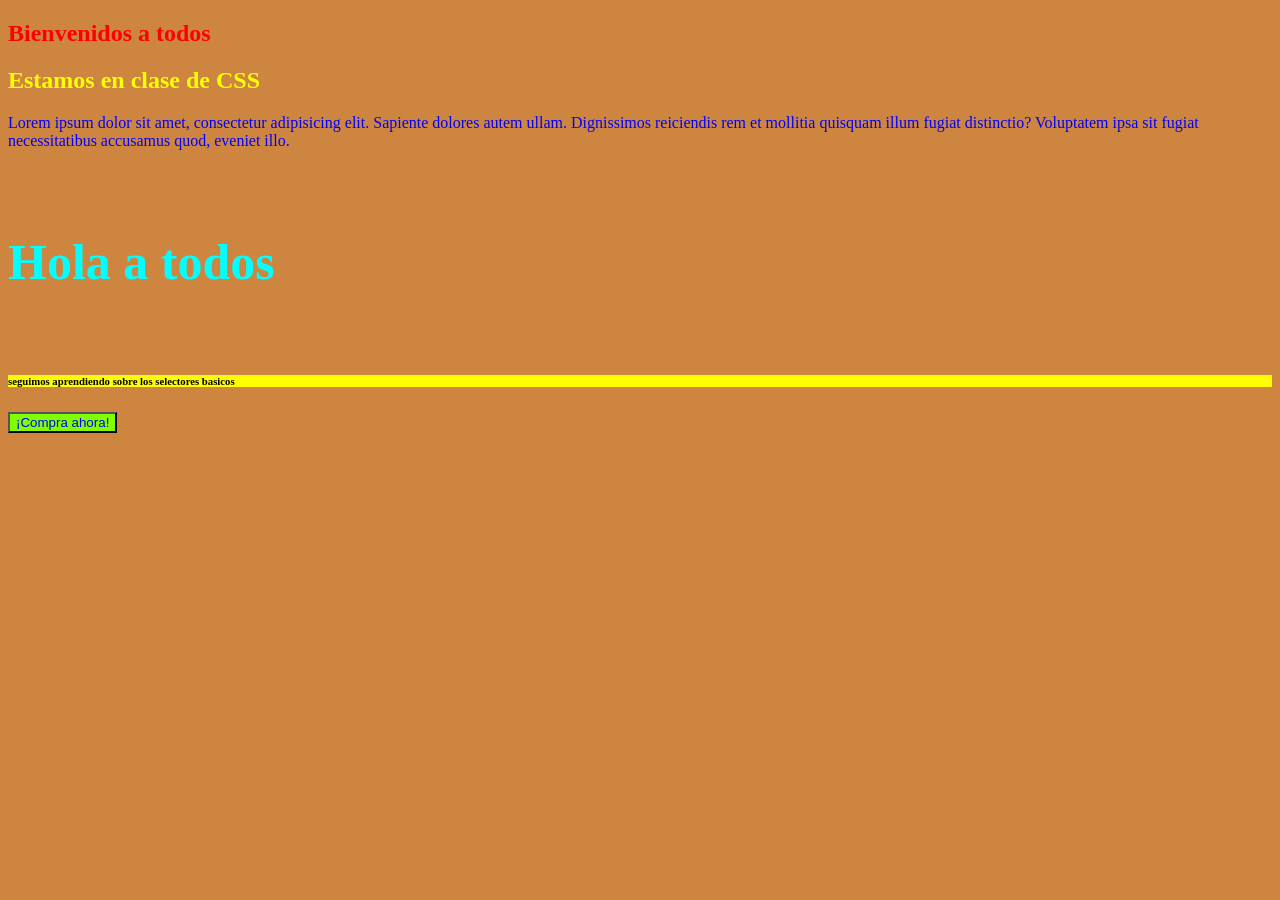
<file: semana2/dia01-01-css/index.html>
<!doctype html>
<html lang="en">
  <head>
    <meta charset="UTF-8" />
    <meta name="viewport" content="width=device-width, initial-scale=1.0" />
    <title>CSS</title>
    <style>
      p {
        color: green;
        font-size: 16px;
      }
    </style>
    <link rel="stylesheet" href="/semana2/dia01-01-css/estilos.css" />
  </head>
  <body>
    <section>
      <h1 style="color: red">Bienvenidos a todos</h1>
      <h2 style="color: yellow">Estamos en clase de CSS</h2>
      <p>
        Lorem ipsum dolor sit amet, consectetur adipisicing elit. Sapiente
        dolores autem ullam. Dignissimos reiciendis rem et mollitia quisquam
        illum fugiat distinctio? Voluptatem ipsa sit fugiat necessitatibus
        accusamus quod, eveniet illo.
      </p>
    </section>
    <section>
      <h5>Hola a todos</h5>
      <h6 id="estado">seguimos aprendiendo sobre los selectores basicos</h6>
      <button class="btn texto-resaltado btn-verde">¡Compra ahora!</button>
    </section>
  </body>
</html>
</file>
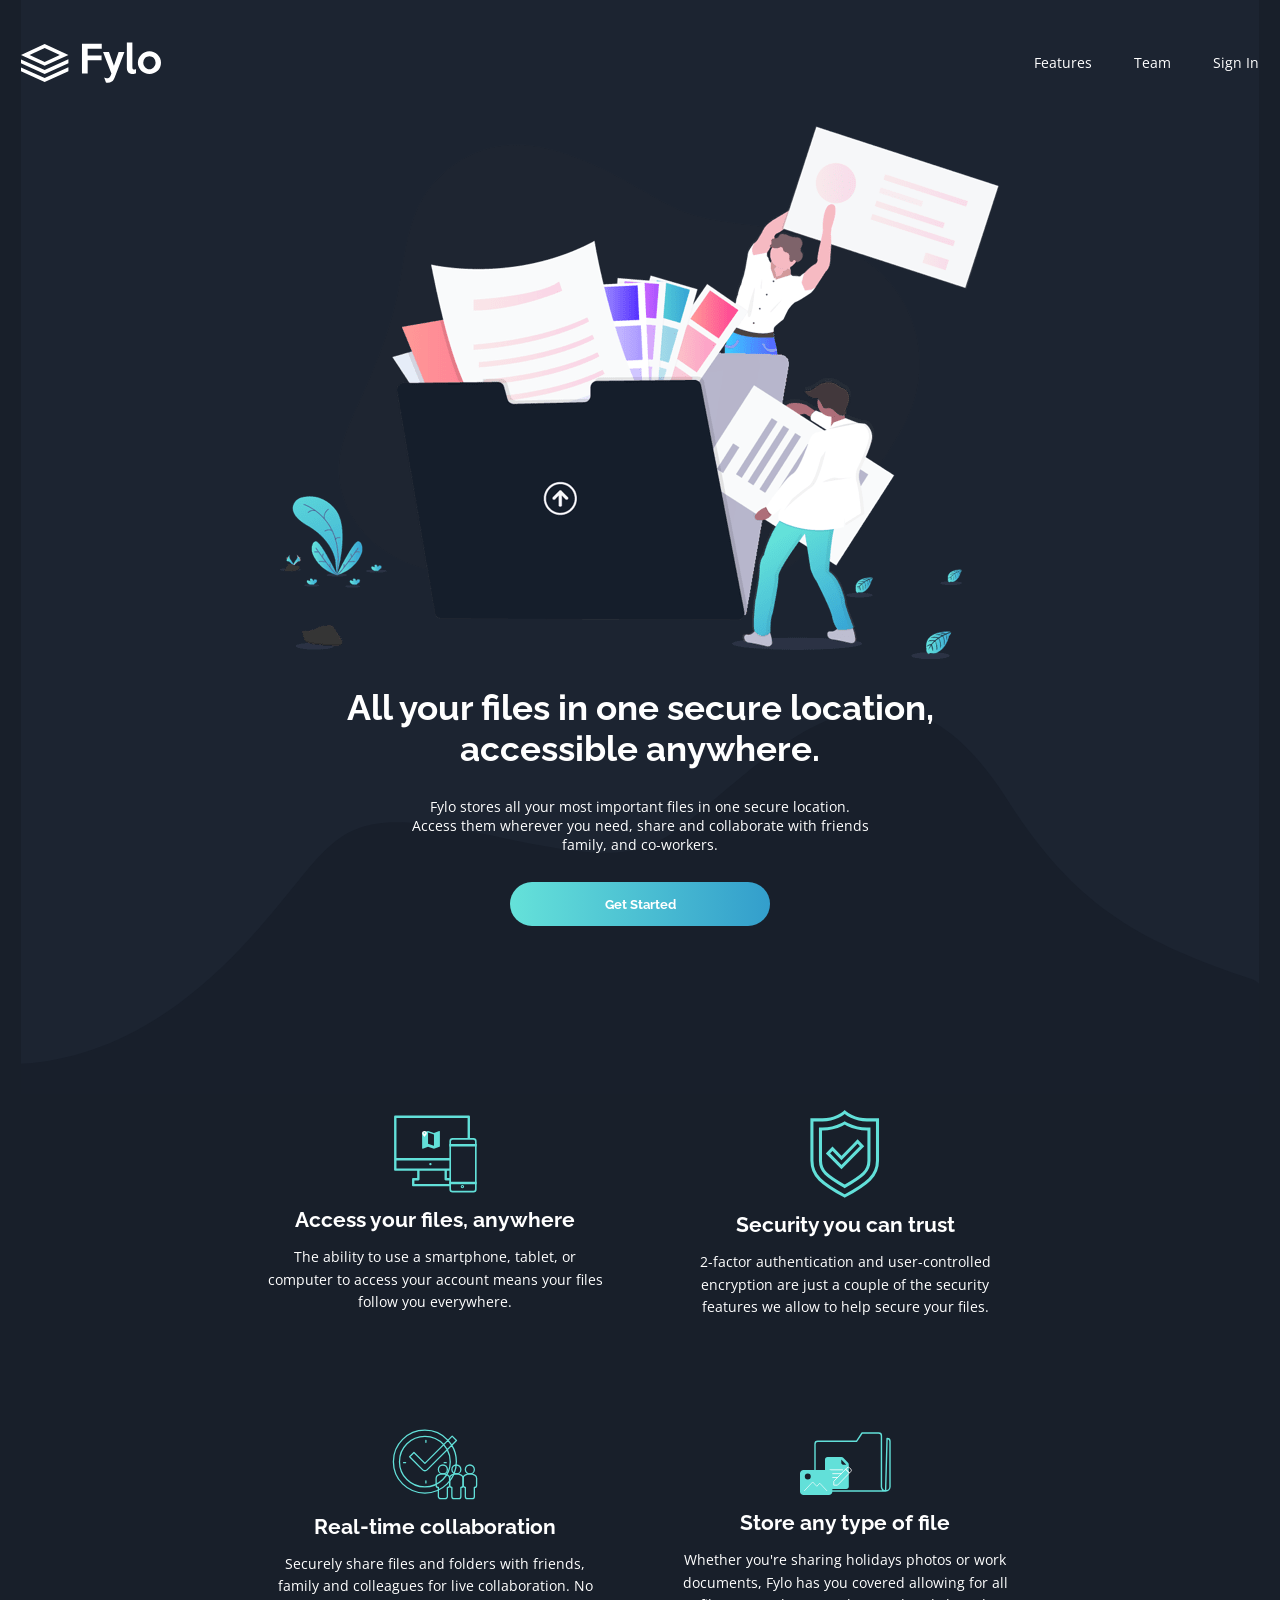
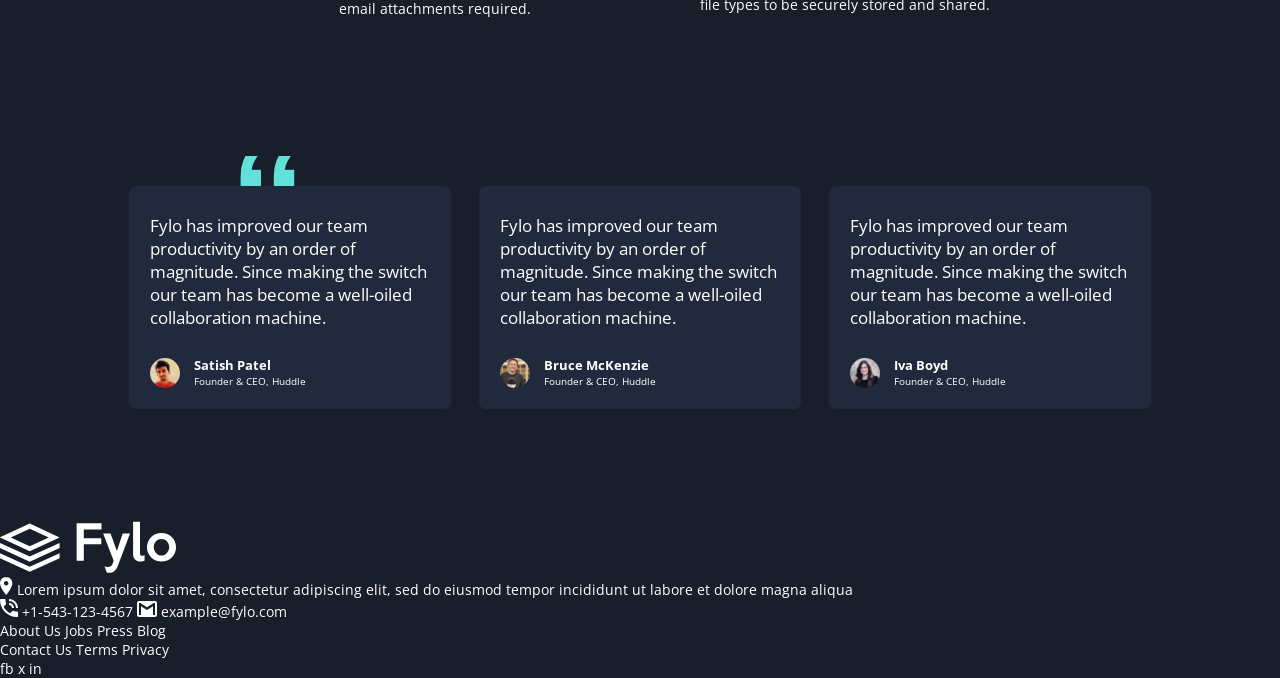
<file: semana4/dia01-04-landing-page-continuacion/index.html>
<!doctype html>
<html lang="en">
  <head>
    <meta charset="UTF-8" />
    <meta name="viewport" content="width=device-width, initial-scale=1.0" />
    <title>CSS: Landing page</title>
    <link rel="preconnect" href="https://fonts.googleapis.com" />
    <link rel="preconnect" href="https://fonts.gstatic.com" crossorigin />
    <link
      href="https://fonts.googleapis.com/css2?family=Open+Sans:ital,wght@0,300..800;1,300..800&family=Raleway:ital,wght@0,100..900;1,100..900&display=swap"
      rel="stylesheet"
    />
    <link rel="stylesheet" href="estilos.css" />
  </head>
  <body>
    <header class="header wrapper">
      <img class="header__logo" src="images/logo.svg" />

      <nav class="header__nav">
        <a href="" class="header__nav--active">Features</a>
        <a href="">Team</a>
        <a href="">Sign In</a>
      </nav>
    </header>

    <main>
      <section class="hero wrapper">
        <img
          class="hero__image"
          src="images/illustration-intro.png"
          alt="Illustration intro"
        />

        <h1 class="hero__title">
          All your files in one secure location, accessible anywhere.
        </h1>

        <p class="hero__text">
          Fylo stores all your most important files in one secure location.
          Access them wherever you need, share and collaborate with friends
          family, and co-workers.
        </p>

        <button class="hero__button">Get Started</button>
      </section>

      <section class="features">
        <article class="feature">
          <img
            class="feature__image"
            src="images/icon-access-anywhere.svg"
            alt=""
          />

          <h2 class="feature__title">Access your files, anywhere</h2>

          <p class="feature__text">
            The ability to use a smartphone, tablet, or computer to access your
            account means your files follow you everywhere.
          </p>
        </article>

        <article class="feature">
          <img class="feature__image" src="images/icon-security.svg" alt="" />

          <h2 class="feature__title">Security you can trust</h2>

          <p class="feature__text">
            2-factor authentication and user-controlled encryption are just a
            couple of the security features we allow to help secure your files.
          </p>
        </article>

        <article class="feature">
          <img
            class="feature__image"
            src="images/icon-collaboration.svg"
            alt=""
          />

          <h2 class="feature__title">Real-time collaboration</h2>

          <p class="feature__text">
            Securely share files and folders with friends, family and colleagues
            for live collaboration. No email attachments required.
          </p>
        </article>

        <article class="feature">
          <img class="feature__image" src="images/icon-any-file.svg" alt="" />

          <h2 class="feature__title">Store any type of file</h2>

          <p class="feature__text">
            Whether you're sharing holidays photos or work documents, Fylo has
            you covered allowing for all file types to be securely stored and
            shared.
          </p>
        </article>
      </section>

      <section class="testimonials">
        <div class="testimonials--wrapper">
          <article class="testimonial">
            <p class="testimonial__text">
              Fylo has improved our team productivity by an order of magnitude.
              Since making the switch our team has become a well-oiled
              collaboration machine.
            </p>

            <div class="testimonial__profile">
              <img
                class="testimonial__avatar"
                src="images/profile-1.jpg"
                alt=""
                width="30"
                height="30"
              />
              <div class="testimonial__info">
                <h4>Satish Patel</h4>
                <h5>Founder & CEO, Huddle</h5>
              </div>
            </div>
          </article>

          <article class="testimonial">
            <p class="testimonial__text">
              Fylo has improved our team productivity by an order of magnitude.
              Since making the switch our team has become a well-oiled
              collaboration machine.
            </p>

            <div class="testimonial__profile">
              <img
                class="testimonial__avatar"
                src="images/profile-2.jpg"
                alt=""
                width="30"
                height="30"
              />
              <div class="testimonial__info">
                <h4>Bruce McKenzie</h4>
                <h5>Founder & CEO, Huddle</h5>
              </div>
            </div>
          </article>

          <article class="testimonial">
            <p class="testimonial__text">
              Fylo has improved our team productivity by an order of magnitude.
              Since making the switch our team has become a well-oiled
              collaboration machine.
            </p>

            <div class="testimonial__profile">
              <img
                class="testimonial__avatar"
                src="images/profile-3.jpg"
                alt=""
                width="30"
                height="30"
              />
              <div class="testimonial__info">
                <h4>Iva Boyd</h4>
                <h5>Founder & CEO, Huddle</h5>
              </div>
            </div>
          </article>
        </div>
      </section>

      <section class="hidden">
        Stay productive, wherever you are Never let location be an issue when
        accessing your files. Fylo has you covered for all of your file storage
        needs. Securely share files and folders with friends, family and
        colleagues for live collaboration. No email attachments required. See
        how Fylo works Get early access today It only takes a minute to sign up
        and our free starter tier is extremely generous. If you have any
        questions, our support team would be happy to help you. Get Started For
        Free
      </section>
    </main>

    <footer class="footer">
      <img src="images/logo.svg" alt="" />

      <div class="footer-info">
        <div class="footer-info__description">
          <img src="images/icon-location.svg" alt="" />
          Lorem ipsum dolor sit amet, consectetur adipiscing elit, sed do
          eiusmod tempor incididunt ut labore et dolore magna aliqua
        </div>

        <div footer-info__contact>
          <span>
            <img src="images/icon-phone.svg" alt="" />
            +1-543-123-4567
          </span>
          <span>
            <img src="images/icon-email.svg" alt="" />
            example@fylo.com
          </span>
        </div>

        <div class="footer-info__links">
          <a href="">About Us</a>
          <a href="">Jobs</a>
          <a href="">Press</a>
          <a href="">Blog</a>
        </div>

        <div class="footer-info__links">
          <a href="">Contact Us</a>
          <a href="">Terms</a>
          <a href="">Privacy</a>
        </div>

        <div class="footer-info__social">
          <a href=""> fb </a>
          <a href=""> x </a>
          <a href=""> in </a>
        </div>
      </div>
    </footer>
  </body>
</html>
</file>
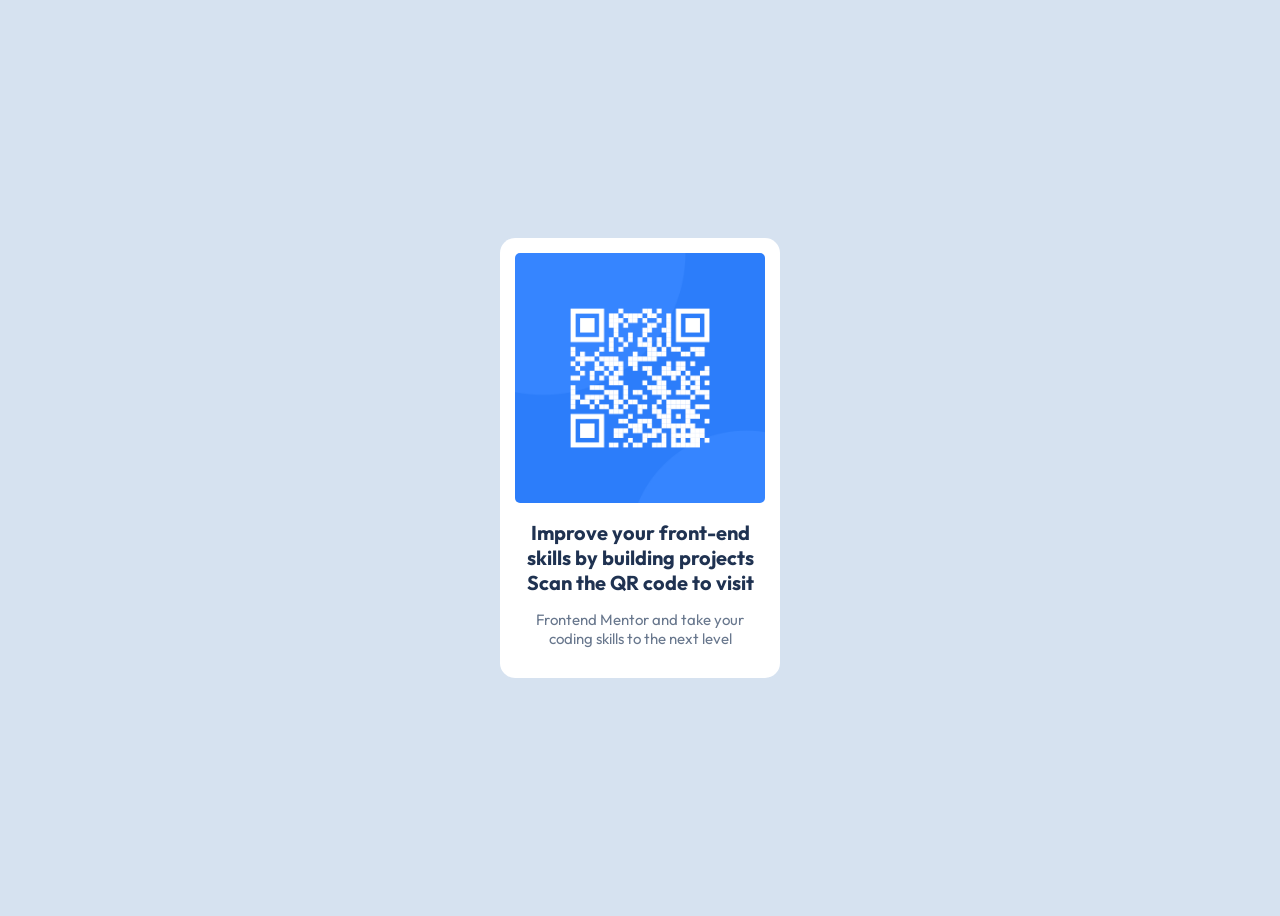
<file: semana2/dia01-02-qr-code/qr-code-component-main/index.html>
<!doctype html>
<html lang="en">
  <head>
    <meta charset="UTF-8" />
    <meta name="viewport" content="width=device-width, initial-scale=1.0" />
    <title>Document</title>
    <link rel="preconnect" href="https://fonts.googleapis.com" />
    <link rel="preconnect" href="https://fonts.gstatic.com" crossorigin />
    <link
      href="https://fonts.googleapis.com/css2?family=Outfit:wght@100..900&display=swap"
      rel="stylesheet"
    />
    <link rel="stylesheet" href="estilos.css" />
  </head>
  <body>
    <main>
      <img src="images/image-qr-code.png" alt="QR code" width="250" />
      <h1>
        Improve your front-end skills by building projects Scan the QR code to
        visit
      </h1>
      <p>Frontend Mentor and take your coding skills to the next level</p>
    </main>
  </body>
</html>
</file>
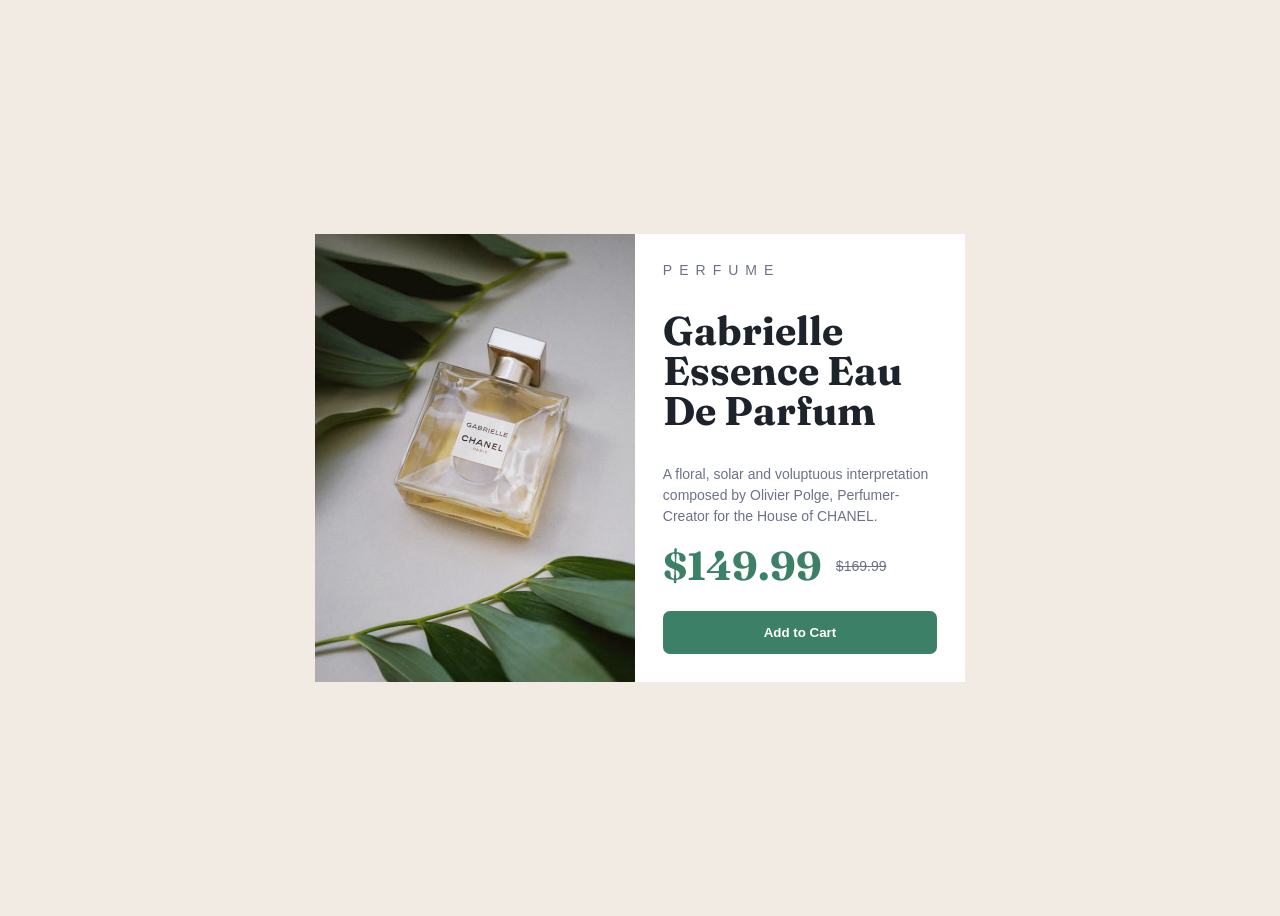
<file: semana2/dia02-02-ejercicio/product-preview-card-component-main/index.html>
<!doctype html>
<html lang="en">
  <head>
    <meta charset="UTF-8" />
    <meta name="viewport" content="width=device-width, initial-scale=1.0" />
    <title>Document</title>
    <link rel="preconnect" href="https://fonts.googleapis.com" />
    <link rel="preconnect" href="https://fonts.gstatic.com" crossorigin />
    <link
      href="https://fonts.googleapis.com/css2?family=Fraunces:ital,opsz,wght@0,9..144,100..900;1,9..144,100..900&family=Outfit:wght@100..900&display=swap"
      rel="stylesheet"
    />
    <link rel="stylesheet" href="estilos.css" />
  </head>
  <body>
    <main>
      <section class="photo"></section>
      <section class="content">
        <h2>Perfume</h2>
        <h1>Gabrielle Essence Eau De Parfum</h1>
        <p>
          A floral, solar and voluptuous interpretation composed by Olivier
          Polge, Perfumer-Creator for the House of CHANEL.
        </p>
        <div><span>$149.99</span> <s>$169.99</s></div>
        <button>Add to Cart</button>
      </section>
    </main>
  </body>
</html>
</file>
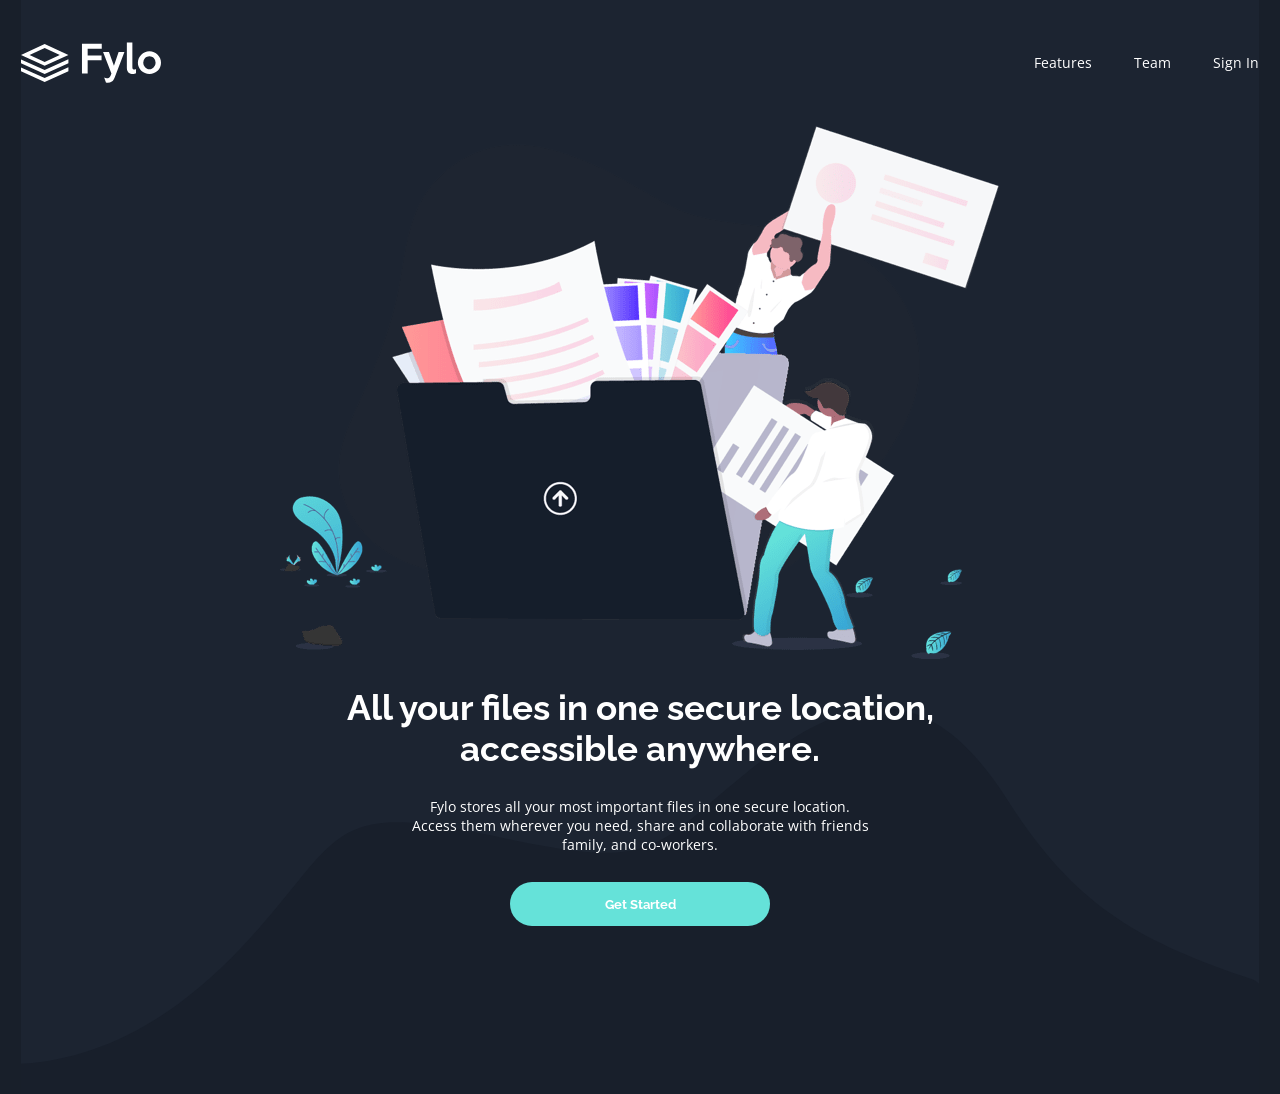
<file: semana3/dia02-landing-page/fylo-dark-theme-landing-page-master/index.html>
<!doctype html>
<html lang="en">
  <head>
    <meta charset="UTF-8" />
    <meta name="viewport" content="width=device-width, initial-scale=1.0" />
    <title>CSS: Landing page</title>
    <link rel="preconnect" href="https://fonts.googleapis.com" />
    <link rel="preconnect" href="https://fonts.gstatic.com" crossorigin />
    <link
      href="https://fonts.googleapis.com/css2?family=Open+Sans:ital,wght@0,300..800;1,300..800&family=Raleway:ital,wght@0,100..900;1,100..900&display=swap"
      rel="stylesheet"
    />
    <link rel="stylesheet" href="estilos.css" />
  </head>
  <body>
    <header class="header wrapper">
      <img class="header__logo" src="images/logo.svg" />

      <nav class="header__nav">
        <a href="" class="header__nav--active">Features</a>
        <a href="">Team</a>
        <a href="">Sign In</a>
      </nav>
    </header>

    <main>
      <section class="hero wrapper">
        <img
          class="hero__image"
          src="images/illustration-intro.png"
          alt="Illustration intro"
        />

        <h1 class="hero__title">
          All your files in one secure location, accessible anywhere.
        </h1>

        <p class="hero__text">
          Fylo stores all your most important files in one secure location.
          Access them wherever you need, share and collaborate with friends
          family, and co-workers.
        </p>

        <button class="hero__button">Get Started</button>
      </section>

      <section class="hidden">
        Access your files, anywhere The ability to use a smartphone, tablet, or
        computer to access your account means your files follow you everywhere.
        Security you can trust 2-factor authentication and user-controlled
        encryption are just a couple of the security features we allow to help
        secure your files. Real-time collaboration Securely share files and
        folders with friends, family and colleagues for live collaboration. No
        email attachments required. Store any type of file Whether you're
        sharing holidays photos or work documents, Fylo has you covered allowing
        for all file types to be securely stored and shared. Stay productive,
        wherever you are Never let location be an issue when accessing your
        files. Fylo has you covered for all of your file storage needs. Securely
        share files and folders with friends, family and colleagues for live
        collaboration. No email attachments required. See how Fylo works Fylo
        has improved our team productivity by an order of magnitude. Since
        making the switch our team has become a well-oiled collaboration
        machine. Satish Patel Founder & CEO, Huddle Fylo has improved our team
        productivity by an order of magnitude. Since making the switch our team
        has become a well-oiled collaboration machine. Bruce McKenzie Founder &
        CEO, Huddle Fylo has improved our team productivity by an order of
        magnitude. Since making the switch our team has become a well-oiled
        collaboration machine. Iva Boyd Founder & CEO, Huddle Get early access
        today It only takes a minute to sign up and our free starter tier is
        extremely generous. If you have any questions, our support team would be
        happy to help you. Get Started For Free Lorem ipsum dolor sit amet,
        consectetur adipiscing elit, sed do eiusmod tempor incididunt ut labore
        et dolore magna aliqua +1-543-123-4567 example@fylo.com About Us Jobs
        Press Blog Contact Us Terms Privacy
      </section>
    </main>
  </body>
</html>
</file>
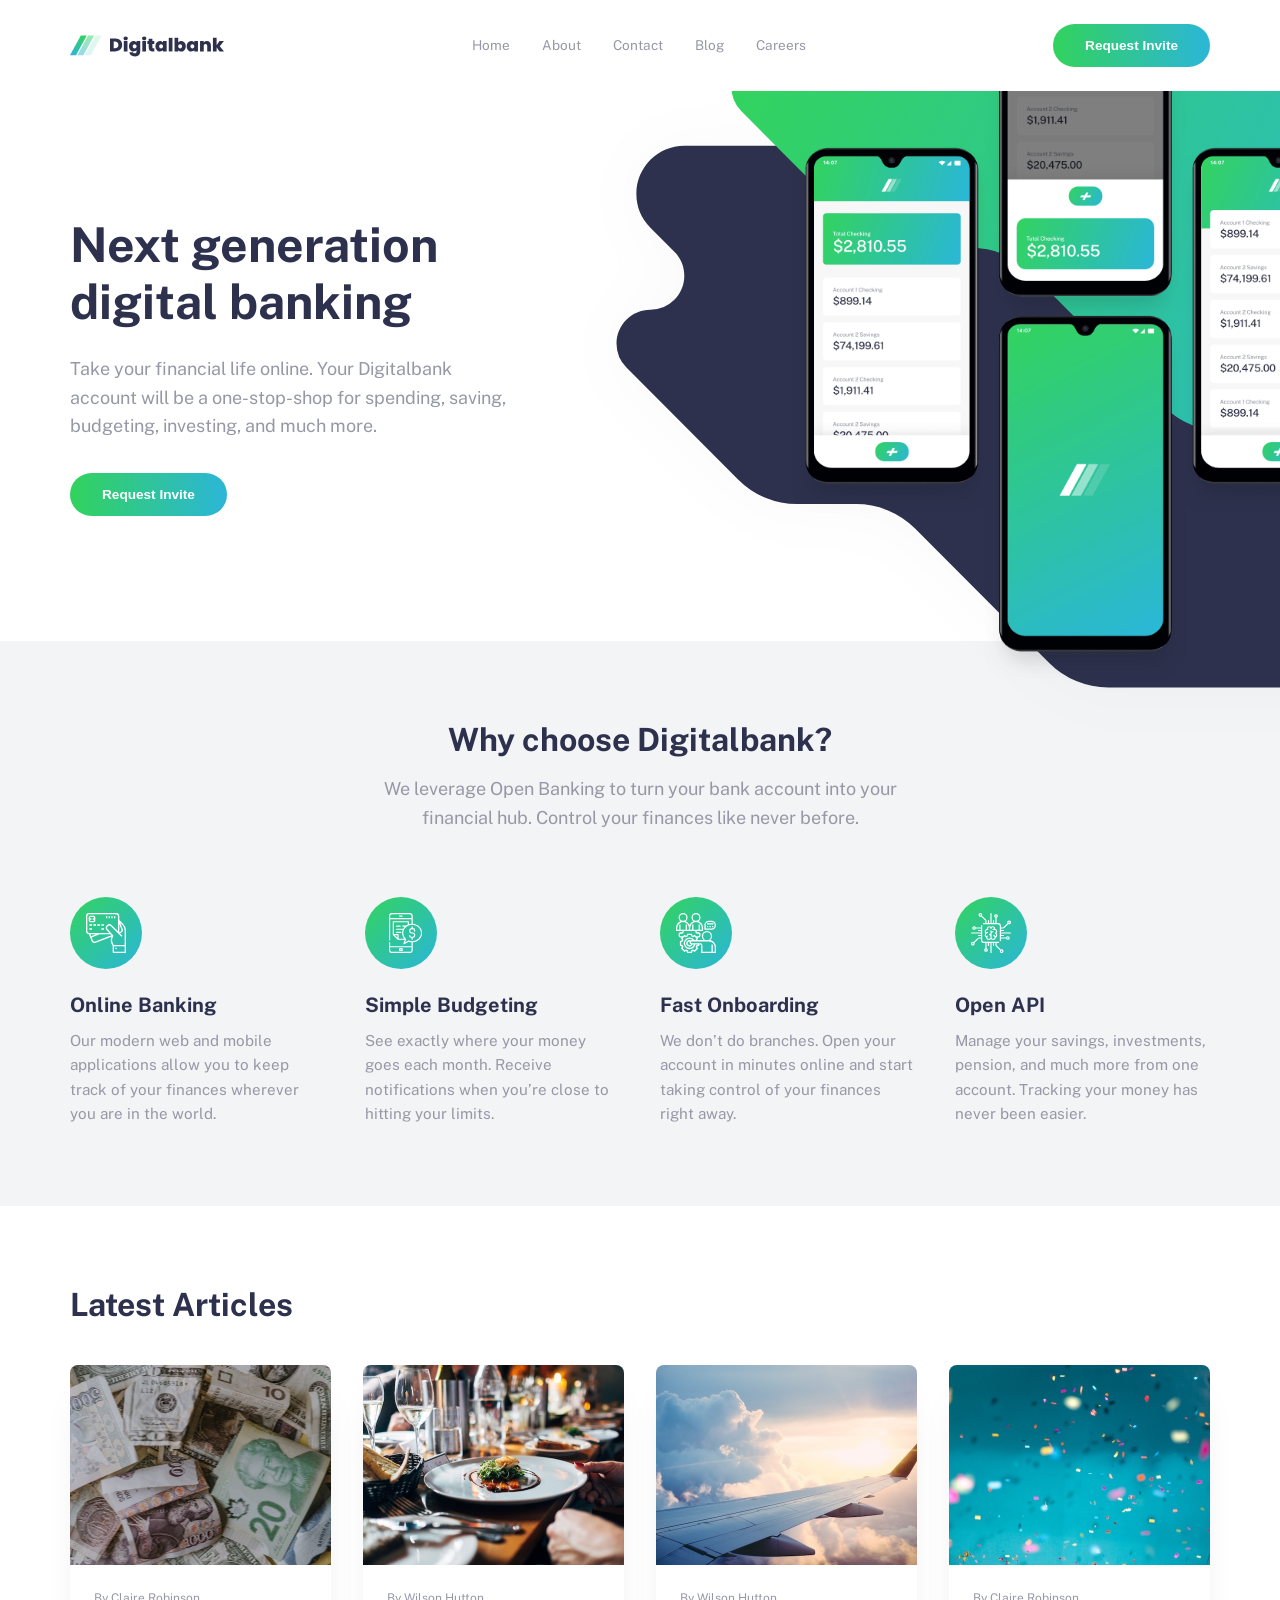
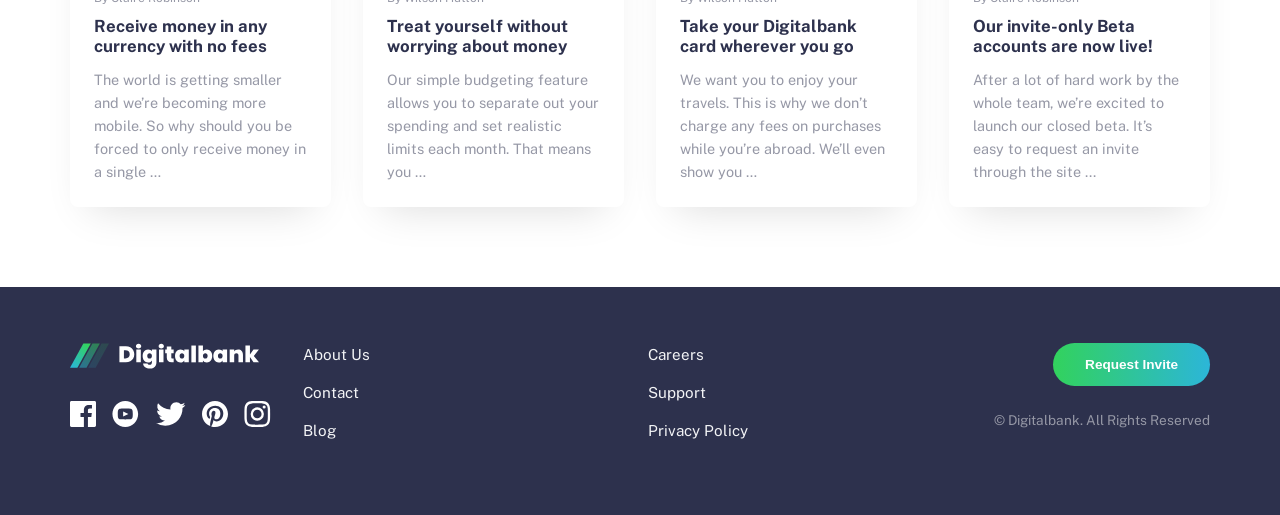
<file: semana4/proyecto-reto_final/digitalbank-landing-page-master/index.html>
<!doctype html>
<html lang="en">
  <head>
    <meta charset="UTF-8" />
    <meta name="viewport" content="width=device-width, initial-scale=1.0" />
    <title>Digitalbank | Next generation digital banking</title>
    <link rel="stylesheet" href="style.css" />
    <link
      rel="icon"
      type="image/png"
      sizes="32x32"
      href="./images/favicon-32x32.png"
    />
    <link rel="preconnect" href="https://fonts.googleapis.com" />
    <link rel="preconnect" href="https://fonts.gstatic.com" crossorigin />
    <link
      href="https://fonts.googleapis.com/css2?family=Public+Sans:ital,wght@0,100..900;1,100..900&display=swap"
      rel="stylesheet"
    />
  </head>
  <body>
    <header class="header">
      <nav class="nav_var container">
        <div class="nav_var__logo">
          <a href="#">
            <img src="images/logo-dark.svg" alt="Digitalbank" />
          </a>
        </div>

        <input type="checkbox" id="nav-toggle" class="nav-toggle" />
        <label
          for="nav-toggle"
          class="nav_var__hamburger"
          aria-label="Abrir menú"
        >
          <img src="images/icon-hamburger.svg" alt="" class="icon-open" />
          <img src="images/icon-close.svg" alt="" class="icon-close" />
        </label>

        <div class="nav_var__menu">
          <ul>
            <li><a href="#">Home</a></li>
            <li><a href="#">About</a></li>
            <li><a href="#">Contact</a></li>
            <li><a href="#">Blog</a></li>
            <li><a href="#">Careers</a></li>
          </ul>
          <button class="btn nav_var__menu-button">Request Invite</button>
        </div>

        <div class="nav_var__button">
          <button class="btn">Request Invite</button>
        </div>

        <label for="nav-toggle" class="nav_var__overlay"></label>
      </nav>
    </header>

    <main>
      <section class="content">
        <div class="content__prim">
          <div class="container content__prim-inner">
            <div class="content__prim-text">
              <h1>Next generation digital banking</h1>
              <p>
                Take your financial life online. Your Digitalbank account will
                be a one-stop-shop for spending, saving, budgeting, investing,
                and much more.
              </p>
              <button class="btn">Request Invite</button>
            </div>
          </div>
          <div class="content__prim-logo">
            <img
              class="bg-intro bg-intro--desktop"
              src="images/bg-intro-desktop.svg"
              alt=""
            />
            <img
              class="bg-intro bg-intro--mobile"
              src="images/bg-intro-mobile.svg"
              alt=""
            />
            <img
              class="mockups"
              src="images/image-mockups.png"
              alt="Digitalbank mobile app previews"
            />
          </div>
        </div>

        <div class="content__services">
          <div class="container">
            <h2>Why choose Digitalbank?</h2>
            <p class="content__services-desc">
              We leverage Open Banking to turn your bank account into your
              financial hub. Control your finances like never before.
            </p>
            <div class="content__services-box">
              <div class="content__services-box-ej">
                <img src="images/icon-online.svg" alt="" />
                <h3>Online Banking</h3>
                <p>
                  Our modern web and mobile applications allow you to keep track
                  of your finances wherever you are in the world.
                </p>
              </div>
              <div class="content__services-box-ej">
                <img src="images/icon-budgeting.svg" alt="" />
                <h3>Simple Budgeting</h3>
                <p>
                  See exactly where your money goes each month. Receive
                  notifications when you’re close to hitting your limits.
                </p>
              </div>
              <div class="content__services-box-ej">
                <img src="images/icon-onboarding.svg" alt="" />
                <h3>Fast Onboarding</h3>
                <p>
                  We don’t do branches. Open your account in minutes online and
                  start taking control of your finances right away.
                </p>
              </div>
              <div class="content__services-box-ej">
                <img src="images/icon-api.svg" alt="" />
                <h3>Open API</h3>
                <p>
                  Manage your savings, investments, pension, and much more from
                  one account. Tracking your money has never been easier.
                </p>
              </div>
            </div>
          </div>
        </div>

        <div class="content__articles container">
          <h2>Latest Articles</h2>
          <div class="content__articles-box">
            <article class="content__articles-ej">
              <img src="images/image-currency.jpg" alt="" />
              <div class="content__articles-ej-text">
                <p class="author">By Claire Robinson</p>
                <h3>
                  <a href="#">Receive money in any currency with no fees</a>
                </h3>
                <p>
                  The world is getting smaller and we’re becoming more mobile.
                  So why should you be forced to only receive money in a single
                  …
                </p>
              </div>
            </article>
            <article class="content__articles-ej">
              <img src="images/image-restaurant.jpg" alt="" />
              <div class="content__articles-ej-text">
                <p class="author">By Wilson Hutton</p>
                <h3>
                  <a href="#">Treat yourself without worrying about money</a>
                </h3>
                <p>
                  Our simple budgeting feature allows you to separate out your
                  spending and set realistic limits each month. That means you …
                </p>
              </div>
            </article>
            <article class="content__articles-ej">
              <img src="images/image-plane.jpg" alt="" />
              <div class="content__articles-ej-text">
                <p class="author">By Wilson Hutton</p>
                <h3>
                  <a href="#">Take your Digitalbank card wherever you go</a>
                </h3>
                <p>
                  We want you to enjoy your travels. This is why we don’t charge
                  any fees on purchases while you’re abroad. We’ll even show you
                  …
                </p>
              </div>
            </article>
            <article class="content__articles-ej">
              <img src="images/image-confetti.jpg" alt="" />
              <div class="content__articles-ej-text">
                <p class="author">By Claire Robinson</p>
                <h3>
                  <a href="#">Our invite-only Beta accounts are now live!</a>
                </h3>
                <p>
                  After a lot of hard work by the whole team, we’re excited to
                  launch our closed beta. It’s easy to request an invite through
                  the site ...
                </p>
              </div>
            </article>
          </div>
        </div>
      </section>
    </main>

    <footer class="footer">
      <div class="footer__content container">
        <div class="footer__logo">
          <img src="images/logo-light.svg" alt="Digitalbank" />
          <ul class="footer__social">
            <li>
              <a href="#"
                ><img src="images/icon-facebook.svg" alt="Facebook"
              /></a>
            </li>
            <li>
              <a href="#"
                ><img src="images/icon-youtube.svg" alt="Youtube"
              /></a>
            </li>
            <li>
              <a href="#"
                ><img src="images/icon-twitter.svg" alt="Twitter"
              /></a>
            </li>
            <li>
              <a href="#"
                ><img src="images/icon-pinterest.svg" alt="Pinterest"
              /></a>
            </li>
            <li>
              <a href="#"
                ><img src="images/icon-instagram.svg" alt="Instagram"
              /></a>
            </li>
          </ul>
        </div>

        <ul class="footer__links">
          <li><a href="#">About Us</a></li>
          <li><a href="#">Contact</a></li>
          <li><a href="#">Blog</a></li>
        </ul>
        <ul class="footer__links">
          <li><a href="#">Careers</a></li>
          <li><a href="#">Support</a></li>
          <li><a href="#">Privacy Policy</a></li>
        </ul>

        <div class="footer__cta">
          <button class="btn">Request Invite</button>
          <p class="footer__copyright">© Digitalbank. All Rights Reserved</p>
        </div>
      </div>
    </footer>
  </body>
</html>
</file>
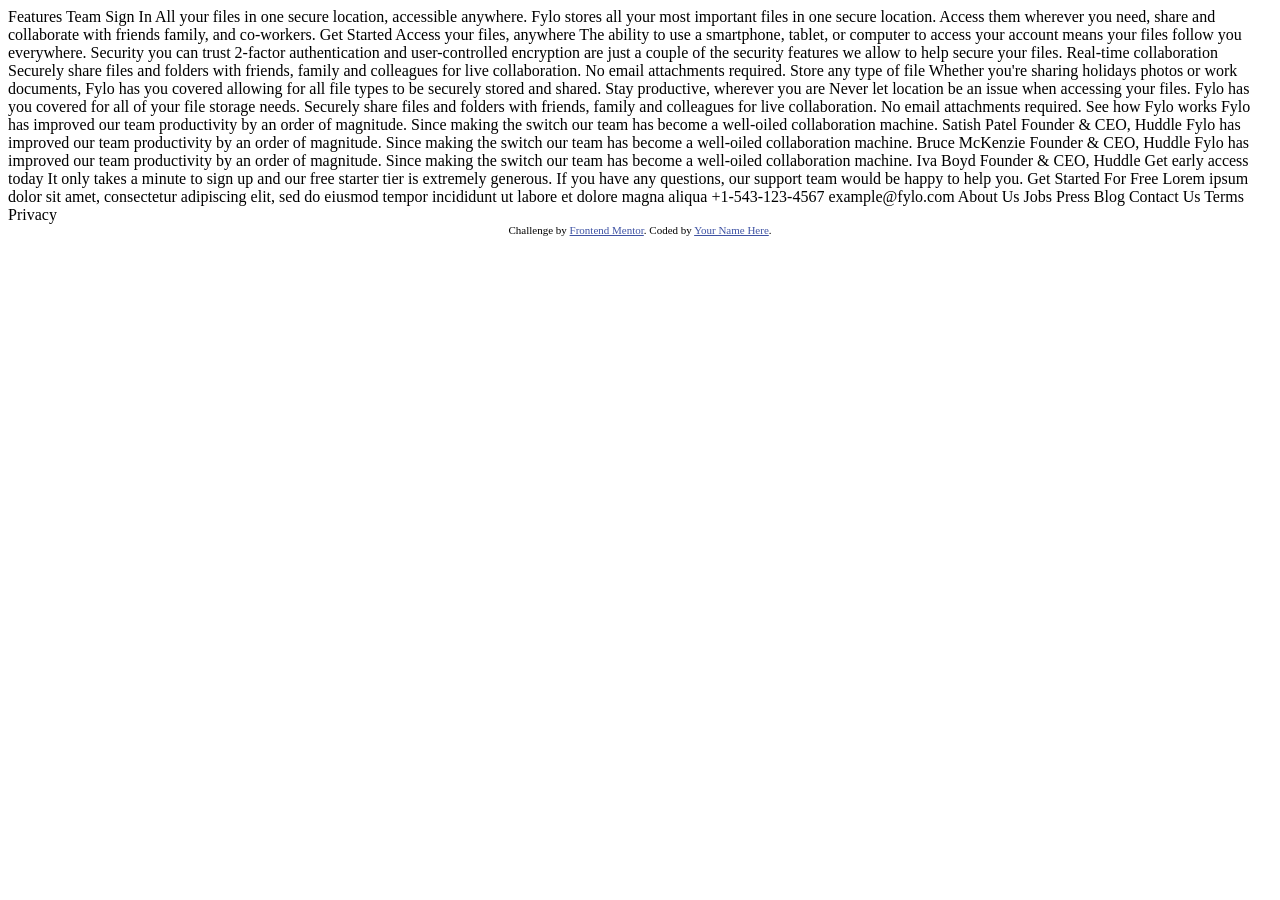
<file: semana4/dia01-04-landing-page-continuacion/index copy.html>
<!DOCTYPE html>
<html lang="en">
<head>
  <meta charset="UTF-8">
  <meta name="viewport" content="width=device-width, initial-scale=1.0"> <!-- displays site properly based on user's device -->

  <link rel="icon" type="image/png" sizes="32x32" href="./images/favicon-32x32.png">
  
  <title>Frontend Mentor | Fylo landing page with dark theme and features grid</title>

  <!-- Feel free to remove these styles or customise in your own stylesheet 👍 -->
  <style>
    .attribution { font-size: 0.6875rem; text-align: center; }
    .attribution a { color: hsl(228, 45%, 44%); }
  </style>
</head>
<body>
  Features
  Team
  Sign In

  All your files in one secure location, accessible anywhere.

  Fylo stores all your most important files in one secure location. Access them wherever 
  you need, share and collaborate with friends family, and co-workers.

  Get Started

  Access your files, anywhere

  The ability to use a smartphone, tablet, or computer to access your account means your 
  files follow you everywhere.

  Security you can trust

  2-factor authentication and user-controlled encryption are just a couple of the security 
  features we allow to help secure your files.

  Real-time collaboration

  Securely share files and folders with friends, family and colleagues for live collaboration. 
  No email attachments required.

  Store any type of file

  Whether you're sharing holidays photos or work documents, Fylo has you covered allowing for all 
  file types to be securely stored and shared.

  Stay productive, wherever you are

  Never let location be an issue when accessing your files. Fylo has you covered for all of your file 
  storage needs.

  Securely share files and folders with friends, family and colleagues for live collaboration. No email 
  attachments required.

  See how Fylo works

  Fylo has improved our team productivity by an order of magnitude. Since making the switch our team has 
  become a well-oiled collaboration machine.

  Satish Patel
  Founder & CEO, Huddle

  Fylo has improved our team productivity by an order of magnitude. Since making the switch our team has 
  become a well-oiled collaboration machine.

  Bruce McKenzie
  Founder & CEO, Huddle

  Fylo has improved our team productivity by an order of magnitude. Since making the switch our team has 
  become a well-oiled collaboration machine.

  Iva Boyd
  Founder & CEO, Huddle

  Get early access today

  It only takes a minute to sign up and our free starter tier is extremely generous. If you have any 
  questions, our support team would be happy to help you.

  Get Started For Free

  Lorem ipsum dolor sit amet, consectetur adipiscing elit, sed do eiusmod tempor incididunt ut labore et 
  dolore magna aliqua

  +1-543-123-4567
  example@fylo.com

  About Us
  Jobs
  Press
  Blog

  Contact Us
  Terms
  Privacy

      <footer class="attribution">
      Challenge by <a href="https://www.frontendmentor.io?ref=challenge">Frontend Mentor</a>. 
      Coded by <a href="#">Your Name Here</a>.
    </footer>
</body>
</html>
</file>
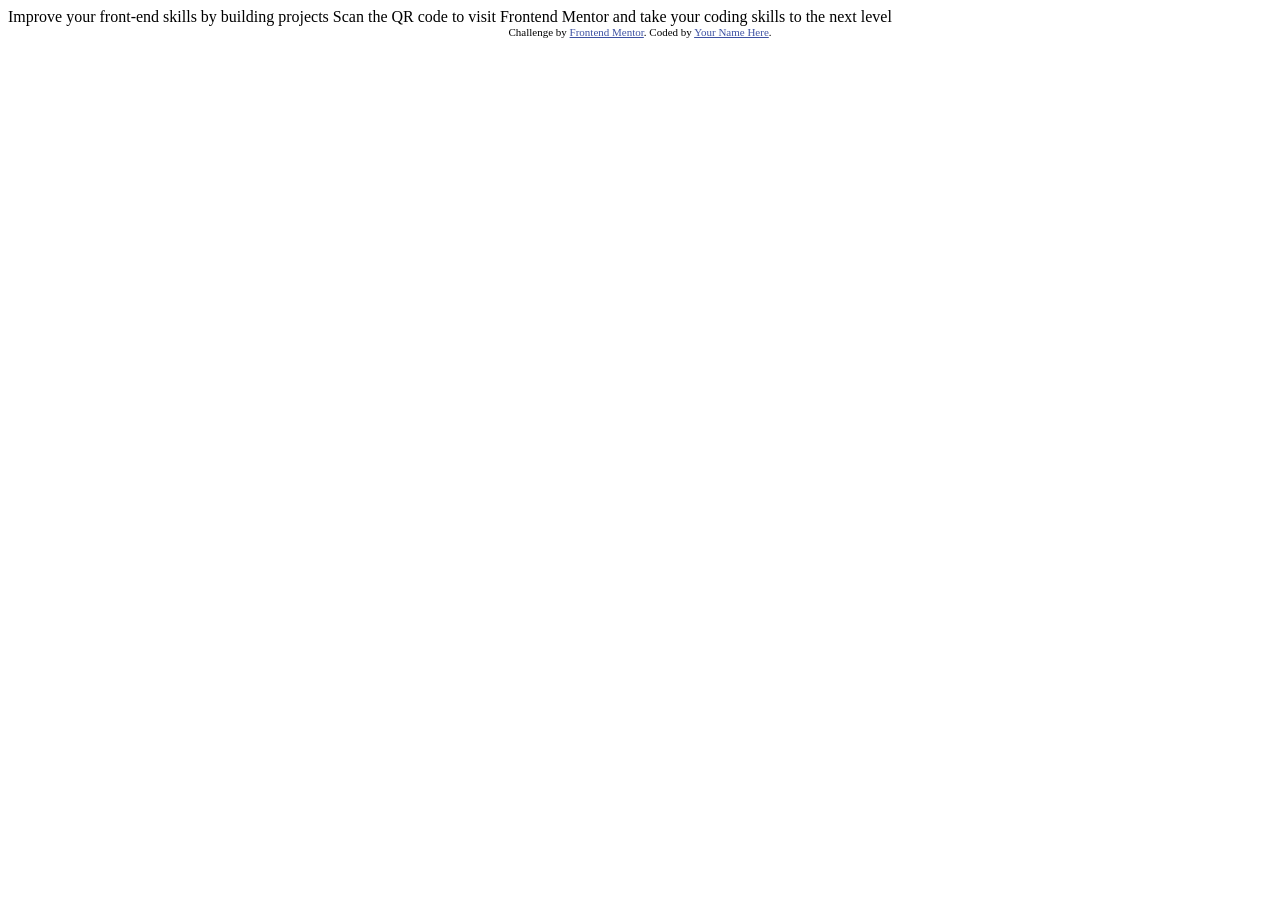
<file: semana2/dia01-02-qr-code/qr-code-component-main/index copy.html>
<!DOCTYPE html>
<html lang="en">
<head>
  <meta charset="UTF-8">
  <meta name="viewport" content="width=device-width, initial-scale=1.0"> <!-- displays site properly based on user's device -->

  <link rel="icon" type="image/png" sizes="32x32" href="./images/favicon-32x32.png">
  
  <title>Frontend Mentor | QR code component</title>

  <!-- Feel free to remove these styles or customise in your own stylesheet 👍 -->
  <style>
    .attribution { font-size: 0.6875rem; text-align: center; }
    .attribution a { color: hsl(228, 45%, 44%); }
  </style>
</head>
<body>

  Improve your front-end skills by building projects

  Scan the QR code to visit Frontend Mentor and take your coding skills to the next level
  
  <footer class="attribution">
    Challenge by <a href="https://www.frontendmentor.io?ref=challenge">Frontend Mentor</a>. 
    Coded by <a href="#">Your Name Here</a>.
  </footer>
</body>
</html>
</file>
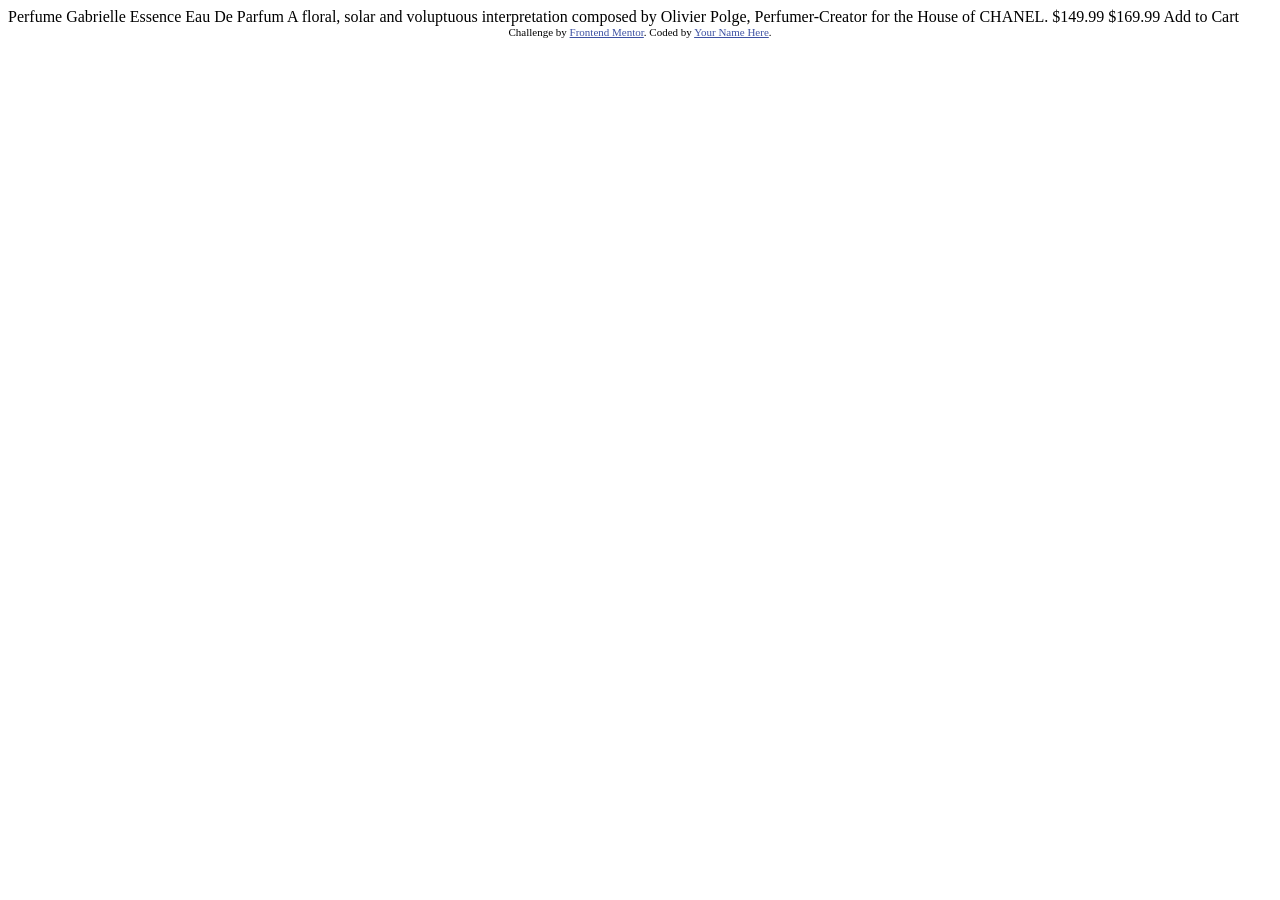
<file: semana2/dia02-02-ejercicio/product-preview-card-component-main/index copy.html>
<!DOCTYPE html>
<html lang="en">
<head>
  <meta charset="UTF-8">
  <meta name="viewport" content="width=device-width, initial-scale=1.0"> <!-- displays site properly based on user's device -->

  <link rel="icon" type="image/png" sizes="32x32" href="./images/favicon-32x32.png">
  
  <title>Frontend Mentor | Product preview card component</title>

  <!-- Feel free to remove these styles or customise in your own stylesheet 👍 -->
  <style>
    .attribution { font-size: 0.6875rem; text-align: center; }
    .attribution a { color: hsl(228, 45%, 44%); }
  </style>
</head>
<body>

  Perfume

  Gabrielle Essence Eau De Parfum

  A floral, solar and voluptuous interpretation composed by Olivier Polge, 
  Perfumer-Creator for the House of CHANEL.

  $149.99
  $169.99

  Add to Cart
  
  <footer class="attribution">
    Challenge by <a href="https://www.frontendmentor.io?ref=challenge">Frontend Mentor</a>. 
    Coded by <a href="#">Your Name Here</a>.
  </footer>
</body>
</html>
</file>
<file: semana2/dia01-01-css/estilos.css>
body {
  background-color: peru;
}
p {
  color: blue;
}
h5 {
  font-size: 50px;
  color: aqua;
}
#estado {
  background-color: yellow;
}
.btn {
  background-color: red;
}
.texto-resaltado {
  color: blue;
}
.btn-verde {
  background-color: chartreuse;
}
</file>
<file: semana4/dia01-04-landing-page-continuacion/estilos.css>
* {
  box-sizing: border-box;
  margin: 0;
}

html {
  font-size: 14px;
}

body {
  background-color: hsl(218, 28%, 13%);

  color: hsl(0, 0%, 100%);

  font-family: "Open Sans", sans-serif;
}

a {
  color: inherit;

  text-decoration: none;
}

img {
  max-width: 100%; /* La imagen nunca será más grande que su contenedor */
  height: auto;
}

/* UTILITARIOS  */

.hidden {
  display: none;
}

.wrapper {
  width: min(100% - 42px, 1440px);

  margin: 0 auto;
}

/* HEADER */

.header {
  display: flex;
  justify-content: space-between;
  align-items: center;

  padding-top: 42px;

  background-color: hsl(217, 28%, 15%);
}

.header__logo {
  width: 140px;
}

.header__nav {
  display: flex;
  gap: 42px; /* 42px = 14 * 3 = 3rem */
}

.hero {
  display: flex;
  flex-direction: column;
  align-items: center;
  gap: 2rem; /* 2rem <> 28px <> 14px * 2 */

  padding-top: 3rem;
  padding-bottom: 12rem; /* 168px */

  background-color: hsl(217, 28%, 15%);

  background-image: url(images/bg-curvy-desktop.svg);
  background-repeat: no-repeat;
  background-position: bottom;
  background-size: contain;
}

.hero__title {
  /* min: Elije el valor más pequeño entre los que le pasemos */
  width: min(100% - 3rem, 720px);

  font-family: "Raleway", sans-serif;
  font-size: 2.5rem;
  font-weight: 700; /* por defecto */

  text-align: center;
}

.hero__text {
  width: min(100% - 3rem, 460px);

  text-align: center;
}

.hero__button {
  border: none;
  border-radius: 7rem;
  padding: 1rem;
  min-width: 260px;
  color: white;

  font-family: "Raleway", sans-serif;
  font-weight: 700;

  background: linear-gradient(
    90deg,
    hsl(176, 68%, 64%) 0%,
    hsl(198, 60%, 50%) 100%
  );
}

.features {
  display: grid;
  grid-template-columns: 340px;
  grid-template-rows: 240px 240px;
  justify-content: center;
  gap: 5rem; /* 5rem <> 14 * 5 <> 70px */
}

@media (min-width: 992px) {
  .features {
    grid-template-columns: 340px 340px;
  }
}

.feature {
  display: flex;
  flex-direction: column;
  align-items: center;
  justify-content: center;
  gap: 1rem;
}

.feature__title {
  text-align: center;

  font-family: "Raleway", sans-serif;
  font-weight: 700;
  font-size: 1.5rem;
}

.feature__text {
  text-align: center;

  line-height: 1.6;
}

.testimonials {
  padding-top: 8rem;
  padding-bottom: 8rem;
}

.testimonials--wrapper {
  display: flex;
  flex-direction: column;
  justify-content: center;
  align-items: center;
  gap: 2rem;

  padding-top: 30px;

  background-image: url(images/bg-quotes.png);
  background-repeat: no-repeat;
  background-position: 90px -10px;
}

@media (min-width: 992px) {
  .testimonials--wrapper {
    flex-direction: row;

    background-position: 240px -10px;
  }
}

.testimonial {
  width: 23rem;

  padding: 2rem 1.5rem 1.5rem 1.5rem;
  border-radius: 0.5rem;
  background-color: hsl(219, 30%, 18%);
}

.testimonial__text {
  font-size: 1.2rem;

  margin-bottom: 2rem;
}

.testimonial__profile {
  /* border: 1px solid red; */

  display: flex;
  gap: 1rem;
  align-items: center;
  font-size: 0.9rem;
}

.testimonial__avatar {
  border-radius: 2rem;
}

.testimonial__info h4 {
  font-weight: 700;
}

.testimonial__info h5 {
  font-weight: 400;
}
</file>
<file: semana2/dia01-02-qr-code/qr-code-component-main/estilos.css>
body {
  background-color: hsl(212, 45%, 89%);
  font-size: 15px;
  font-family: "outfit", sans-serif;

  display: flex;
  justify-content: center;
  align-items: center;
  height: 100vh;
}
main {
  width: 250px;
  padding: 15px;
  background-color: hsl(0, 0%, 100%);
  border-radius: 15px;
}
h1 {
  color: hsl(218, 44%, 22%);
  font-size: 20px;
  text-align: center;
}
p {
  color: hsl(216, 15%, 48%);
  text-align: center;
}
img {
  border-radius: 5px;
}
</file>
<file: semana2/dia02-02-ejercicio/product-preview-card-component-main/estilos.css>
body {
  background-color: hsl(30, 38%, 92%);

  font-family: "Montserrat", sans-serif;
  font-size: 14px;

  display: flex;
  justify-content: center;
  align-items: center;
  height: 100vh;
}
main {
  width: 650px;

  min-height: 400px;

  display: flex;
}
.photo {
  width: 350px;

  background-image: url(images/image-product-desktop.jpg);
  background-size: cover;
}
.content {
  width: 300px;
  padding: 28px;
  background-color: hsl(0, 0%, 100%);
}
.content h2 {
  margin: 0;
  color: hsl(228, 12%, 48%);
  font-size: 14px;
  font-weight: 500;
  letter-spacing: 7px;
  text-transform: uppercase;
}
.content h1 {
  color: hsl(212, 21%, 14%);
  font-family: "Fraunces", serif;
  font-weight: 700;
  font-size: 40px;
  line-height: 1;
}
.content p {
  color: hsl(228, 12%, 48%);
  font-weight: 500;
  line-height: 1.5;
}
.content div {
  display: flex;
  gap: 14px;
  align-items: center;
}
.content span {
  font-family: "Fraunces", serif;
  font-weight: 700;
  font-size: 40px;
  color: hsl(158, 36%, 37%);
}
.content s {
  color: hsl(228, 12%, 48%);
}
.content button {
  border: none;
  background-color: hsl(158, 36%, 37%);
  color: white;

  font-family: "Montserrat", sans-serif;
  font-weight: 700;

  padding: 14px;
  width: 100%;
  border-radius: 7px;

  display: flex;
  justify-content: center;
  gap: 7px;

  margin-top: 21px;
}
</file>
<file: semana3/dia02-landing-page/fylo-dark-theme-landing-page-master/estilos.css>
* {
  box-sizing: border-box;
  margin: 0;
}

html {
  font-size: 14px;
}

body {
  background-color: hsl(218, 28%, 13%);

  color: hsl(0, 0%, 100%);

  font-family: "Open Sans", sans-serif;
}

a {
  color: inherit;

  text-decoration: none;
}

img {
  max-width: 100%;
  height: auto;
}
.hidden {
  display: none;
}

.wrapper {
  width: min(
    100% - 42px,
    1440px
  ); /* TODO: Adaptar el ancho a dispositivos más pequeños como tablets o móviles */

  margin: 0 auto;
}

/* HEADER */

.header {
  display: flex;
  justify-content: space-between;
  align-items: center;

  padding-top: 42px;

  background-color: hsl(217, 28%, 15%);
}

.header__logo {
  width: 140px;
}

.header__nav {
  display: flex;
  gap: 42px; /* 42px = 14 * 3 = 3rem */
}

.hero {
  /* border: 1px solid red; */

  display: flex;
  flex-direction: column;
  align-items: center;
  gap: 2rem;

  padding-top: 3rem;
  padding-bottom: 12rem;

  background-color: hsl(217, 28%, 15%);

  background-image: url(images/bg-curvy-desktop.svg);
  background-repeat: no-repeat;
  background-position: bottom;
  background-size: contain;
}

.hero__title {
  width: min(100% - 3rem, 720px);

  font-family: "Raleway", sans-serif;
  font-size: 2.5rem;
  font-weight: 700; /* por defecto */

  text-align: center;
}

.hero__text {
  width: min(100% - 3rem, 460px);

  text-align: center;
}

.hero__button {
  border: none;

  background-color: hsl(176, 68%, 64%);
  border-radius: 7rem;
  padding: 1rem;
  min-width: 260px;
  color: white;

  font-family: "Raleway", sans-serif;
  font-weight: 700;
}
</file>
<file: semana4/proyecto-reto_final/digitalbank-landing-page-master/style.css>
/* ---------- Variables ---------- */
:root {
  --blue-950: hsl(233, 26%, 24%);
  --green-500: hsl(136, 64%, 51%);
  --cyan-400: hsl(192, 69%, 51%);
  --gray-600: hsl(233, 8%, 62%);
  --gray-100: hsl(220, 16%, 96%);
  --gray-50: hsl(0, 0%, 98%);
  --white: hsl(0, 0%, 100%);

  --gradient: linear-gradient(to right, var(--green-500), var(--cyan-400));
}

/* ---------- Reset ---------- */
* {
  box-sizing: border-box;
  padding: 0;
  margin: 0;
}

html {
  scroll-behavior: smooth;
}

body {
  font-family: "Public Sans", sans-serif;
  font-size: 18px;
  font-weight: 400;
  color: var(--gray-600);
  line-height: 1.6;
}

img {
  max-width: 100%;
  display: block;
}

ul {
  list-style: none;
}

a {
  text-decoration: none;
  color: inherit;
}

h1,
h2,
h3 {
  color: var(--blue-950);
  font-weight: 700;
  line-height: 1.2;
}

.container {
  width: min(1140px, 100% - 3rem);
  margin-inline: auto;
}

/* ---------- Buttons ---------- */
.btn {
  background: var(--gradient);
  padding: 14px 32px;
  border: none;
  border-radius: 30px;
  color: var(--white);
  font-size: 0.85rem;
  font-weight: 700;
  cursor: pointer;
  transition: opacity 0.2s ease;
}

.btn:hover,
.btn:focus-visible {
  opacity: 0.6;
}

/* ---------- Header / Nav ---------- */
.header {
  background-color: var(--white);
  position: relative;
  z-index: 20;
}

.nav_var {
  padding-block: 1.5rem;
  display: flex;
  align-items: center;
  justify-content: space-between;
  gap: 2rem;
}

.nav_var__logo img {
  height: 22px;
}

.nav_var__menu ul {
  display: flex;
  gap: 2rem;
  font-size: 0.85rem;
}

.nav_var__menu ul li a {
  position: relative;
  padding-block: 0.5rem;
  transition: color 0.2s ease;
}

.nav_var__menu ul li a:hover,
.nav_var__menu ul li a:focus-visible {
  color: var(--blue-950);
}

.nav_var__menu ul li a::after {
  content: "";
  position: absolute;
  left: 0;
  right: 0;
  bottom: 0;
  height: 3px;
  background: var(--gradient);
  transform: scaleX(0);
  transition: transform 0.2s ease;
}

.nav_var__menu ul li a:hover::after,
.nav_var__menu ul li a:focus-visible::after {
  transform: scaleX(1);
}

.nav-toggle,
.nav_var__hamburger,
.nav_var__overlay,
.nav_var__menu-button {
  display: none;
}

/* ---------- Hero ---------- */
body {
  overflow-x: hidden;
}

.content__prim {
  position: relative;
  display: flex;
  align-items: center;
  min-height: 550px;
  padding-block: 3rem;
}

.content__prim-inner {
  position: relative;
  z-index: 3;
}

.content__prim-text {
  max-width: 450px;
}

.content__prim-text h1 {
  font-size: 3rem;
  margin-bottom: 1.5rem;
}

.content__prim-text p {
  margin-bottom: 2rem;
}

.content__prim-logo {
  position: absolute;
  top: 230px;
  right: -100px;
  transform: translateY(-50%);
  width: 46%;
  min-width: 560px;
  max-width: 760px;
}

.content__prim-logo .bg-intro {
  position: absolute;
  top: 50%;
  left: 50%;
  width: 180%;
  max-width: none;
  transform: translate(-50%, -50%);
  z-index: 1;
}

.content__prim-logo .bg-intro--mobile {
  display: none;
}

.content__prim-logo .mockups {
  position: relative;
  z-index: 2;
  width: 100%;
}

/* ---------- Services ---------- */
.content__services {
  background-color: var(--gray-100);
  padding-block: 5rem;
  text-align: center;
}

.content__services h2 {
  font-size: 2rem;
  margin-bottom: 1rem;
}

.content__services-desc {
  max-width: 550px;
  margin-inline: auto;
  margin-bottom: 4rem;
}

.content__services-box {
  display: grid;
  grid-template-columns: repeat(4, 1fr);
  gap: 2.5rem;
  text-align: left;
}

.content__services-box-ej img {
  width: 72px;
  margin-bottom: 1.5rem;
}

.content__services-box-ej h3 {
  font-size: 1.25rem;
  margin-bottom: 0.75rem;
}

.content__services-box-ej p {
  font-size: 0.95rem;
}

/* ---------- Articles ---------- */
.content__articles {
  padding-block: 5rem;
}

.content__articles h2 {
  font-size: 2rem;
  margin-bottom: 2.5rem;
}

.content__articles-box {
  display: grid;
  grid-template-columns: repeat(4, 1fr);
  gap: 2rem;
}

.content__articles-ej {
  background-color: var(--white);
  border-radius: 8px;
  overflow: hidden;
  box-shadow: 0 20px 40px -20px rgba(0, 0, 0, 0.15);
  display: flex;
  flex-direction: column;
}

.content__articles-ej img {
  width: 100%;
  height: 200px;
  object-fit: cover;
}

.content__articles-ej-text {
  padding: 1.5rem;
}

.content__articles-ej .author {
  font-size: 0.75rem;
  margin-bottom: 0.5rem;
}

.content__articles-ej h3 {
  font-size: 1.05rem;
  margin-bottom: 0.75rem;
}

.content__articles-ej h3 a {
  transition: color 0.2s ease;
}

.content__articles-ej h3 a:hover,
.content__articles-ej h3 a:focus-visible {
  color: var(--green-500);
}

.content__articles-ej p:not(.author) {
  font-size: 0.9rem;
}

/* ---------- Footer ---------- */
.footer {
  background-color: var(--blue-950);
  padding-block: 3.5rem;
}

.footer__content {
  display: grid;
  grid-template-columns: auto 1fr 1fr auto;
  gap: 2rem;
  align-items: start;
}

.footer__logo img {
  height: 26px;
  margin-bottom: 2rem;
}

.footer__social {
  display: flex;
  gap: 1rem;
}

.footer__social a {
  transition: opacity 0.2s ease;
}

.footer__social a:hover,
.footer__social a:focus-visible {
  opacity: 0.6;
}

.footer__links {
  display: flex;
  flex-direction: column;
  gap: 0.85rem;
  font-size: 0.95rem;
}

.footer__links a {
  color: var(--gray-100);
  transition: color 0.2s ease;
}

.footer__links a:hover,
.footer__links a:focus-visible {
  color: var(--green-500);
}

.footer__cta {
  display: flex;
  flex-direction: column;
  align-items: flex-end;
  gap: 1.5rem;
  text-align: right;
}

.footer__copyright {
  font-size: 0.85rem;
  color: var(--gray-600);
}

/* ==========================================================
   Responsive - Tablet
   ========================================================== */
@media (max-width: 1024px) {
  .content__services-box,
  .content__articles-box {
    grid-template-columns: repeat(2, 1fr);
  }
}

/* ==========================================================
   Responsive - Mobile
   ========================================================== */
@media (max-width: 768px) {
  body {
    font-size: 16px;
  }

  /* --- Nav / mobile menu --- */
  .nav_var {
    position: relative;
    padding-block: 1.25rem;
  }

  .nav_var__button {
    display: none;
  }

  .nav_var__hamburger {
    display: block;
    cursor: pointer;
    z-index: 30;
    position: relative;
  }

  .nav_var__hamburger .icon-close {
    display: none;
  }

  .nav_var__menu {
    position: absolute;
    top: calc(100% + 1rem);
    left: 0;
    right: 0;
    background: var(--white);
    border-radius: 10px;
    box-shadow: 0 30px 40px -15px rgba(0, 0, 0, 0.4);
    padding: 2rem;
    z-index: 25;

    display: flex;
    flex-direction: column;
    align-items: center;
    gap: 2rem;

    opacity: 0;
    transform: translateY(-10px);
    pointer-events: none;
    transition:
      opacity 0.2s ease,
      transform 0.2s ease;
  }

  .nav_var__menu ul {
    flex-direction: column;
    align-items: center;
    gap: 1.5rem;
    font-size: 1rem;
  }

  .nav_var__menu-button {
    display: inline-block;
    width: 100%;
  }

  .nav_var__overlay {
    display: none;
    position: fixed;
    inset: 0;
    background: linear-gradient(
      to bottom,
      rgba(20, 20, 45, 0.85),
      rgba(20, 20, 45, 0.4)
    );
    z-index: 15;
  }

  .nav-toggle:checked ~ .nav_var__hamburger .icon-open {
    display: none;
  }

  .nav-toggle:checked ~ .nav_var__hamburger .icon-close {
    display: block;
  }

  .nav-toggle:checked ~ .nav_var__menu {
    opacity: 1;
    transform: translateY(0);
    pointer-events: auto;
  }

  .nav-toggle:checked ~ .nav_var__overlay {
    display: block;
  }

  /* --- Hero --- */
  .content__prim {
    flex-direction: column;
    min-height: 0;
    padding-block: 0 3rem;
  }

  .content__prim-inner {
    width: 100%;
  }

  .content__prim-text {
    max-width: none;
    text-align: center;
    margin-inline: auto;
  }

  .content__prim-text h1 {
    font-size: 2rem;
  }

  .content__prim-logo {
    position: relative;
    top: auto;
    right: auto;
    transform: none;
    width: 100%;
    min-width: 0;
    max-width: none;
    margin-bottom: 1.5rem;
    order: -1;
  }

  .content__prim-logo .bg-intro--desktop {
    display: none;
  }

  .content__prim-logo .bg-intro--mobile {
    display: block;
    position: absolute;
    top: 50%;
    left: 50%;
    width: 220%;
    max-width: none;
    transform: translate(-50%, -50%);
    z-index: 1;
  }

  .content__prim-logo .mockups {
    position: relative;
    z-index: 2;
    width: 70%;
    margin-inline: auto;
  }

  /* --- Services / Articles grids --- */
  .content__services-box,
  .content__articles-box {
    grid-template-columns: 1fr;
    text-align: center;
  }

  .content__services-box-ej {
    display: flex;
    flex-direction: column;
    align-items: center;
  }

  .content__services-desc {
    margin-bottom: 3rem;
  }

  .content__articles h2,
  .content__services h2 {
    text-align: center;
  }

  /* --- Footer --- */
  .footer__content {
    grid-template-columns: 1fr;
    text-align: center;
  }

  .footer__logo {
    display: flex;
    flex-direction: column;
    align-items: center;
  }

  .footer__links {
    align-items: center;
  }

  .footer__cta {
    align-items: center;
    text-align: center;
    margin-top: 1rem;
  }
}
</file>
